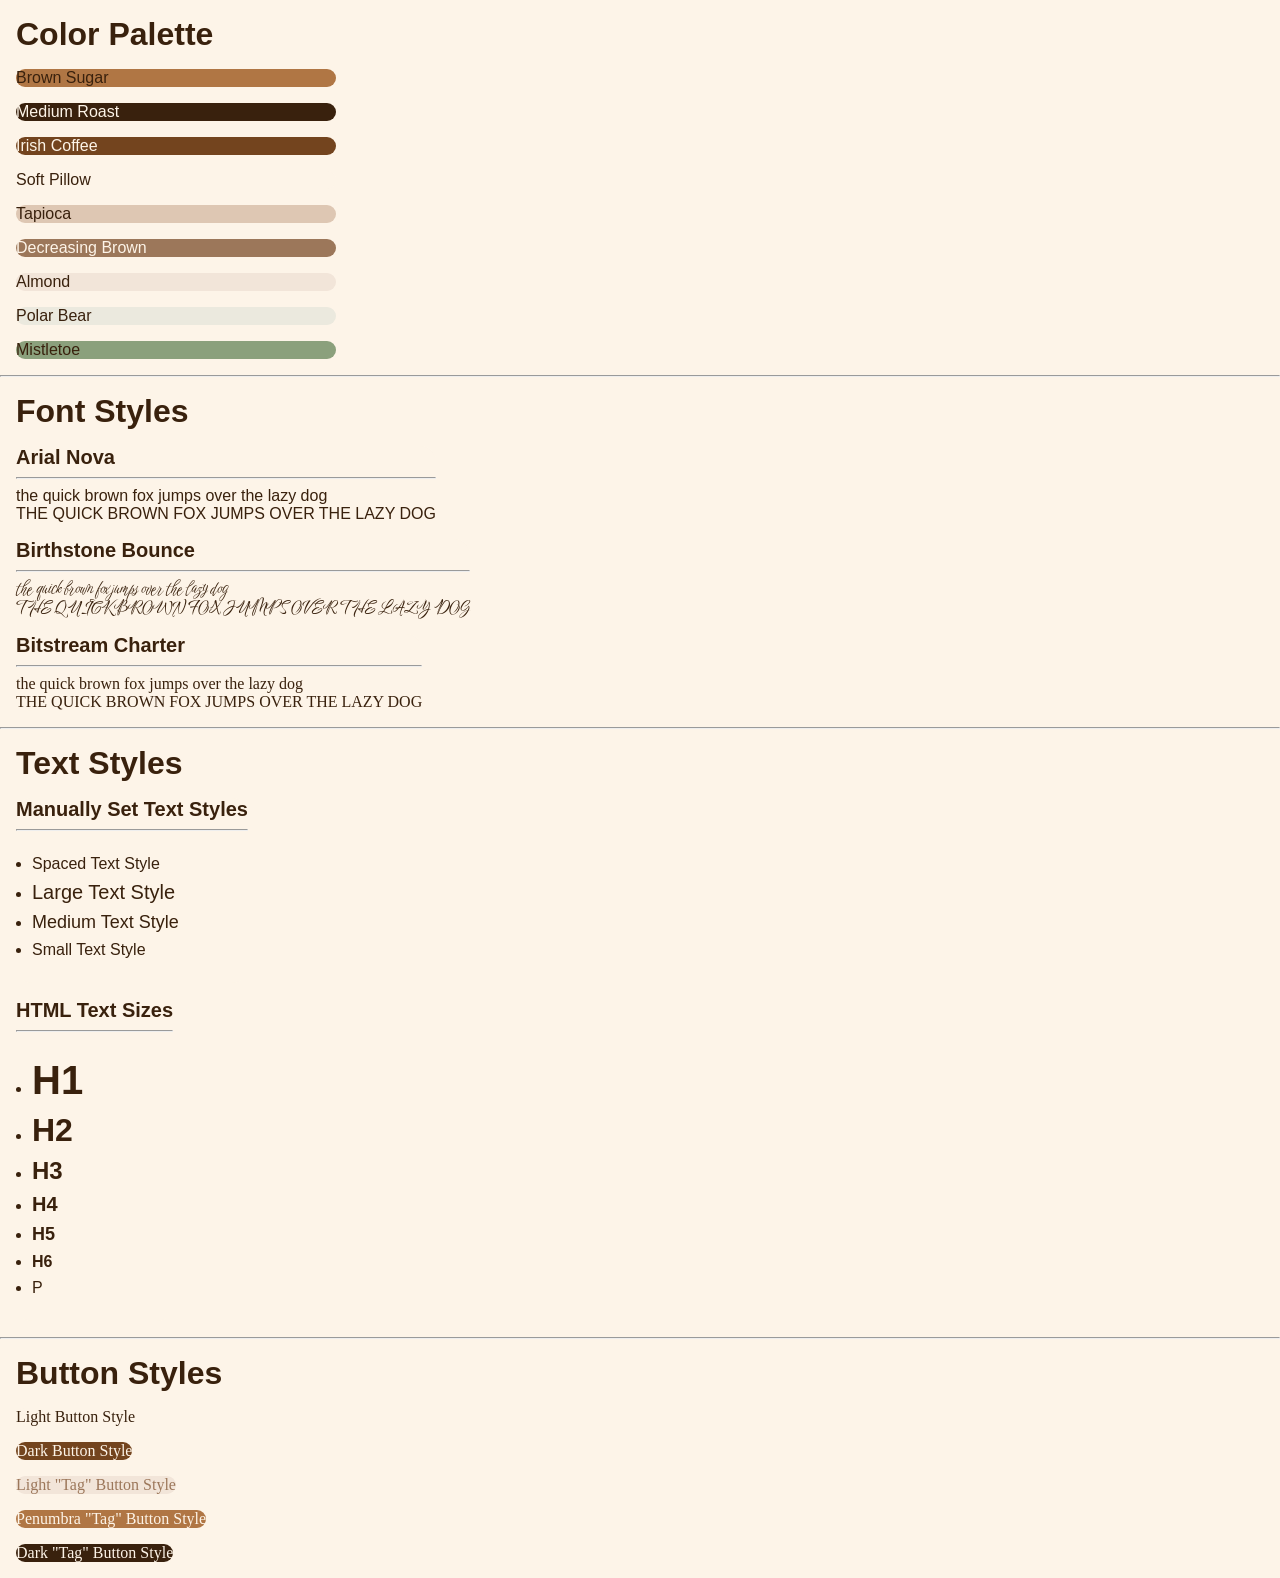
<file: style_sheet_page/index.html>
<!doctype html>
<head>
<meta charset="utf-8"/>
<link rel="stylesheet" href="../assets/global.css">

<!-- Styles specific to HTML view of stylesheet -->
<style>
.stylesheet-display-margin {
  margin: 1rem;
}

  .color-padding-long {
    padding-right: 4rem;
  }
  .title-margin {
    margin-bottom: 8px;
  }
</style>

</head>

<!-- Color palette -->
<body>
<h2 class="stylesheet-display-margin arial-nova">Color Palette</h2>


<div class="brown-sugar-bg fit-content small-padding stylesheet-display-margin min-width-color rounded-corners arial-nova color-padding-long">
  <p>Brown Sugar</p>
</div>

<div class="medium-roast-bg fit-content small-padding stylesheet-display-margin min-width-color rounded-corners arial-nova color-padding-long">
  <p class="soft-pillow">Medium Roast</p>
</div>

<div class="irish-coffee-bg fit-content small-padding stylesheet-display-margin min-width-color rounded-corners arial-nova color-padding-long">
  <p class="soft-pillow">Irish Coffee</p>
</div>

<div class="soft-pillow-bg fit-content small-padding stylesheet-display-margin min-width-color rounded-corners arial-nova color-padding-long">
  <p>Soft Pillow</p>
</div>

<div class="tapioca-bg fit-content small-padding stylesheet-display-margin min-width-color rounded-corners arial-nova color-padding-long">
  <p>Tapioca</p>
</div>

<div class="decreasing-brown-bg fit-content small-padding stylesheet-display-margin min-width-color rounded-corners arial-nova soft-pillow color-padding-long">
  <p>Decreasing Brown</p>
</div>

<div class="almond-bg fit-content small-padding stylesheet-display-margin min-width-color rounded-corners arial-nova color-padding-long">
  <p>Almond</p>
</div>

<div class="polar-bear-bg fit-content small-padding stylesheet-display-margin min-width-color rounded-corners arial-nova color-padding-long">
  <p>Polar Bear</p>
</div>

<div class="mistletoe-bg fit-content small-padding stylesheet-display-margin min-width-color rounded-corners arial-nova soft-pi color-padding-long">
  <p>Mistletoe</p>
</div>

<hr></hr>

<h2 class="stylesheet-display-margin arial-nova">Font Styles</h2>

<div class="flex column soft-pillow-bg fit-content rounded-corners large-padding border stylesheet-display-margin">
<h4 class="arial-nova title-margin">Arial Nova</h4>
  <hr class="border title-margin"></hr>
<p class="arial-nova">the quick brown fox jumps over the lazy dog</p>
<p class="arial-nova">THE QUICK BROWN FOX JUMPS OVER THE LAZY DOG</p>
</div>

<style>
@import url('https://fonts.googleapis.com/css2?family=Birthstone+Bounce:wght@400;500&display=swap');
</style>

<div class="flex column soft-pillow-bg fit-content rounded-corners large-padding border stylesheet-display-margin">
<h4 class="arial-nova title-margin">Birthstone Bounce</h4>
  <hr class="border title-margin"></hr>
<p class="birthstone-bounce">the quick brown fox jumps over the lazy dog</p>
<p class="birthstone-bounce">THE QUICK BROWN FOX JUMPS OVER THE LAZY DOG</p>
</div>

<div class="flex column soft-pillow-bg fit-content rounded-corners large-padding border stylesheet-display-margin">
<h4 class="arial-nova title-margin">Bitstream Charter</h4>
  <hr class="border title-margin"></hr>
<p class="bitstream-charter">the quick brown fox jumps over the lazy dog</p>
<p class="bitstream-charter">THE QUICK BROWN FOX JUMPS OVER THE LAZY DOG</p>
</div>

<hr></hr>

<h2 class="stylesheet-display-margin arial-nova">Text Styles</h2>

<div class="flex column soft-pillow-bg fit-content rounded-corners large-padding border stylesheet-display-margin">
  <h4 class="arial-nova title-margin">Manually Set Text Styles</h4>
  <hr class="border title-margin"></hr>
<ul class="stylesheet-display-margin">
<li><p class="spaced-text arial-nova title-margin"> Spaced Text Style</p></li>
<li><p class="large-text arial-nova title-margin"> Large Text Style</p></li>
<li><p class="medium-text arial-nova title-margin"> Medium Text Style</p></li>
<li><p class="small-text arial-nova title-margin"> Small Text Style</p></li>
</ul>
</div>

<div class="flex column soft-pillow-bg fit-content rounded-corners large-padding border stylesheet-display-margin">
  <h4 class="arial-nova title-margin">HTML Text Sizes</h4>
  <hr class="border title-margin"></hr>
<ul class="stylesheet-display-margin">
  <li><h1 class="arial-nova title-margin">H1</h1></li>
  <li><h2 class="arial-nova title-margin">H2</h2></li>
  <li><h3 class="arial-nova title-margin">H3</h3></li>
  <li><h4 class="arial-nova title-margin">H4</h4></li>
  <li><h5 class="arial-nova title-margin">H5</h5></li>
  <li><h6 class="arial-nova title-margin">H6</h6></li>
  <li><p class="arial-nova title-margin">P</p></li>
</div>

<hr></hr>

<h2 class="stylesheet-display-margin arial-nova">Button Styles</h2>

<div class="flex row soft-pillow-bg fit-content rounded-corners large-padding border stylesheet-display-margin light-button">
  <p>Light Button Style</p>
</div>

<div class="flex row irish-coffee-bg fit-content rounded-corners large-padding soft-pillow stylesheet-display-margin dark-button">
  <p>Dark Button Style</p>
</div>

<div class="flex row almond-bg fit-content circle-corners decreasing-brown stylesheet-display-margin ">
  <p class="no-margin small-padding">Light "Tag" Button Style</p>
</div>

<div class="flex row brown-sugar-bg fit-content circle-corners soft-pillow stylesheet-display-margin ">
  <p class="no-margin small-padding">Penumbra "Tag" Button Style</p>
</div>

<div class="flex row medium-roast-bg fit-content circle-corners soft-pillow stylesheet-display-margin ">
  <p class="no-margin small-padding">Dark "Tag" Button Style</p>
</div>

</body>
</html>
</file>
<file: assets/global.css>
/*===================================================== 
1. LITERAL COLOR TOKENS

This is the actual palette. These will never change meaning, safe to use directly
for anything that should stay the same color regardless of theme.

They're stored as space-separated RGB numbers (i.e 176 118 68). This allows flexible opacity syntax later, like
rgb(var(--mistletoe) / 0.25). 
=====================================================*/

:root {
  /* Light Mode Palette */
  --brown-sugar: 176 118 68;
  --medium-roast: 57 33 13;
  --irish-coffee: 115 68 30;
  --soft-pillow: 253 244 232;
  --tapioca: 222 199 179;
  --decreasing-brown: 156 119 90;
  --almond: 242 229 217;
  --polar-bear: 235 233 222;
  --mistletoe: 139 160 124;
  --statusgreen: 0 128 0;

  /* Dark Mode Palette */
  --obsidian: 18 16 22;
  --charcoal-plum: 28 24 36;
  --midnight-violet: 42 36 56;
  --muted-grape: 68 58 88;
  --dusty-iris: 110 95 138;
  --sugar-plum: 168 142 202;
  --pastel-lavender: 220 206 242;
  --soft-fog: 240 236 248;
  --electric-violet: 190 155 255;
}

/*===================================================== 
2. ROLE-BASED/THEME-AWARE COLOR TOKENS 

These point at different literal color tokens depending on [data-theme]. USE THESE (not the literal classes)
for anything STRUCTURAL; page background, body text, borders, etc. Anything that should flip
when the user toggles light/dark mode.

Default (no data-theme attribute set) = light theme, so site still looks right before JS runs.

Mappings below are a starting point- swap any of the literal tokens based on preference.
=====================================================*/

:root,
[data-theme="light"] {
  /* Page Structure */
  --bg-primary: var(--almond);
  --bg-secondary: var(--tapioca);
  --bg-tertiary: var(--medium-roast);
  --bg-accent: var(--decreasing-brown);
  --bg-highlight: var(--soft-pillow);
  --bg-status: var(--mistletoe);
  --bg-background: var(--soft-pillow);

  /* Typography */
  --text-primary: var(--medium-roast);
  --text-secondary: var(--decreasing-brown);
  --text-tertiary: var(--irish-coffee);
  --text-accent: var(--brown-sugar);
  --text-highlight: var(--soft-pillow);
  --text-footer: var(--tapioca);
  --text-status: var(--statusgreen);

  /* Accents & Highlights */
  --lborder-color: var(--tapioca);
  --dborder-color: var(--medium-roast);
}

[data-theme="dark"] {
  /* Page Structure */
  --bg-primary: var(--charcoal-plum);
  --bg-secondary: var(--charcoal-plum);
  --bg-tertiary: var(--pastel-lavender);
  --bg-accent: var(--sugar-plum);
  --bg-highlight: var(--charcoal-plum);
  --bg-background: var(--obsidian);

  /* Typography */
  --text-primary: var(--soft-fog);
  --text-secondary: var(--pastel-lavender);
  --text-tertiary: var(--sugar-plum);
  --text-accent: var(--obsidian);
  --text-highlight: var(--obsidian);

  /* Accents & Highlights */
  --lborder-color: var(--charcoal-plum);
  --dborder-color: var(--sugar-plum);
}

/*=====================================================
3. SYSTEM DESIGN TOKENS

All non-color design values live here in :root.
If a value here is changed, it'll update across the site.
=====================================================*/

:root {
  /* Font Stacks */

  --font-sans: Inter, Roboto, 'Helvetica Neue', 'Arial Nova', 'Nimbus Sans', Arial, sans-serif;
  --font-display: 'Birthstone Bounce', cursive;
  --font-serif: Charter, 'Bitstream Charter', 'Sitka Text', Cambria, serif;

  /* Type Scale */

  --text-xs: 0.875rem;
  --text-sm: 1rem; 
  --text-md: 1.125rem;
  --text-lg: 1.25rem;
  --text-xl: 1.5rem;
  --text-2xl: 2rem;
  --text-3xl:2.5rem;
  
  /* Line Heights */

  --lh-tight: 1.2;
  --lh-normal: 1.5;
  --lh-wide: 1.8;

  /* Letter Spacing */

  --tracking-tight: -0.05em;
  --tracking-wide: 0.2em;

  /* Font Weights */

  --fw-thin: 100;
  --fw-normal: 400;
  --fw-bold: 700;

  /* Spacing Scale (Padding/Margins/Gaps) */

  --space-3xs: 0.125rem; /* 2px */
  --space-2xs: 0.25rem; /* 4px */
  --space-xs: 0.5rem; /* 8px */
  --space-sm: 0.75rem; /* 12px */
  --space-md: 1rem; /* 16px - BASE UNIT */
  --space-lg: 1.5rem; /* 24px */
  --space-xl: 2rem; /* 32px */
  --space-2xl: 3rem; /* 48px */
  --space-3xl: 4.5rem; /* 72px */
  --space-4xl: 6rem; /* 96px */

  /* Component Dimensions & Borders */

  --radius-sm: 0.5rem;
  --radius-md: 1rem;
  --radius-lg: 2rem;
  --radius-full: 50%;
  
  --border-width-sm: 0.050rem;
  --border-width-std: 0.075rem;
  --icon-size-std: 1rem;

  --min-card-width:20rem;
}

/*=====================================================
4. HTML ROLE-BASED TOKENS
=====================================================*/

/* Modern Reset */
*,
*::before,
*::after {
  box-sizing: border-box;
  margin: 0;
  padding: 0;
}

body {
  /* FIXED: 100vw/100vh includes width of vertical scrollbar, can make body/canvas stretch wider than actual element viewport*/
  width: 100%;
  min-height: 100vh;
  overflow-x: hidden;
  background-color: transparent;
  color: rgb(var(--text-primary));
}

html {
  background-color: rgb(var(--soft-pillow)); /* Light theme default background fallback */
}

[data-theme="dark"] {
  background-color: rgb(var(--obsidian)); /* Dark theme default background fallback*/
}

canvas { /*=====================================================TO DO: EXAMINE IF NECESSARY FOR MULTIPLE PARAMETERS*/
  display: block;
  position: fixed; /* Fixed: changed from absolute so it covers the screen during scoll*/
  top: -10px;
  left: -10px;
  width: calc(100% + 20px); /* FIXED: 100vw/100vh includes width of vertical scrollbar, can make body/canvas stretch wider than actual element viewport*/
  height: calc(100% + 20px); /* FIXED: 100vw/100vh includes width of vertical scrollbar, can make body/canvas stretch wider than actual element viewport*/
  z-index: -1;
  pointer-events: none;
  filter: blur(1px);
}

svg { /*=====================================================TO DO: EXAMINE IF NECESSARY FOR MULTIPLE PARAMETERS*/
  width:var(--icon-size-std);
  height: auto;
  max-width: 100%;
}

.avatar-circle { /*=====================================================TO DO: EXAMINE IF NECESSARY FOR MULTIPLE PARAMETERS*/
  border-radius: var(--radius-full);
  object-fit: cover;
  aspect-ratio: 1 / 1;
  width: 150px;
  height: 150px;
  flex-shrink: 0; /* Prevents hero flex container from shrinking image */
}

button {
  all: unset;
  cursor: pointer;
}

button:focus-visible {
  outline: 2px solid rgb(var(--text-accent));
  outline-offset: 2px;
}

header nav {
  min-height: 2.5rem;
}

header nav a,
#theme-toggle-btn {
  display: inline-flex;
  align-items: center;
  height: 2.5rem;
  line-height: 1;
}

/*===================================================== 
5. THEMED ROLE UTILITIES

Use these for page structure so theme toggling works automatically.
=====================================================*/

.bg-primary { 
  background-color: rgb(var(--bg-primary)); 
  --active-color: var(--bg-primary);
}

.bg-secondary { 
  background-color: rgb(var(--bg-secondary)); 
  --active-color: var(--bg-secondary); /* Fixed: Was mistakenly --bg-primary */
}

.bg-accent { 
  background-color: rgb(var(--bg-accent)); 
  --active-color: var(--bg-accent);
}

.bg-tertiary { 
  background-color: rgb(var(--bg-tertiary)); 
  --active-color: var(--bg-tertiary);
}
  
.bg-highlight { 
  background-color: rgb(var(--bg-highlight)); 
  --active-color: var(--bg-highlight);
}

.bg-status { 
  background-color: rgb(var(--bg-status)); 
  --active-color: var(--bg-status);
}

/* Created as a fallback if canvas generation fails */
.bg-background {
  background-color: rgb(var(--bg-background));
  --active-color: var(--bg-background);
}

.text-primary { color: rgb(var(--text-primary)); }
.text-secondary { color: rgb(var(--text-secondary)); }
.text-tertiary { color: rgb(var(--text-tertiary)); }
.text-accent { color: rgb(var(--text-accent)); }
.text-highlight { color: rgb(var(--text-highlight)); }
.text-footer { color: rgb(var(--text-footer)); }
.text-status { color: rgb(var(--text-status)); }

/*=====================================================
6. COLOR PALETTE - LITERAL UTILITY CLASSES 

Fixed colors unaffected by theme.
=====================================================*/

/* Brown Sugar */

.brown-sugar { color: rgb(var(--brown-sugar)); }
.brown-sugar-bg { 
  background-color: rgb(var(--brown-sugar)); 
  --active-color: var(--brown-sugar);
}

/* Medium Roast */

.medium-roast { color: rgb(var(--medium-roast)); }
.medium-roast-bg { 
  background-color: rgb(var(--medium-roast)); 
  --active-color: var(--medium-roast);
}

/* Irish Coffee */

.irish-coffee { color: rgb(var(--irish-coffee)); }
.irish-coffee-bg { 
  background-color: rgb(var(--irish-coffee)); 
  --active-color: var(--irish-coffee);
}

/* Soft Pillow */

.soft-pillow { color: rgb(var(--soft-pillow)); }
.soft-pillow-bg { 
  background-color: rgb(var(--soft-pillow)); 
  --active-color: var(--soft-pillow);
}

/* Tapioca */

.tapioca { color: rgb(var(--tapioca)); }
.tapioca-bg { 
  background-color: rgb(var(--tapioca)); 
  --active-color: var(--tapioca);
}

/* Decreasing Brown */

.decreasing-brown { color: rgb(var(--decreasing-brown)); }
.decreasing-brown-bg { 
  background-color: rgb(var(--decreasing-brown)); 
  --active-color: var(--decreasing-brown);
}

/* Almond */

.almond { color: rgb(var(--almond)); }
.almond-bg { 
  background-color: rgb(var(--almond)); 
  --active-color: var(--almond);
}

/* Polar Bear */

.polar-bear { color: rgb(var(--polar-bear)); }
.polar-bear-bg { 
  background-color: rgb(var(--polar-bear)); 
  --active-color: var(--polar-bear);
}

/* Mistletoe */

.mistletoe { color: rgb(var(--mistletoe)); }
.mistletoe-bg { 
  background-color: rgb(var(--mistletoe)); 
  --active-color: var(--mistletoe);
}

/* =====================================================
7. UNIVERSAL ALPHA MODIFIERS

Combine these with ANY -bg class above, or role-based bg class.
===================================================== */

.bg-alpha-90 { background-color: rgb(var(--active-color) / 0.90); }
.bg-alpha-75 { background-color: rgb(var(--active-color) / 0.75); }
.bg-alpha-50 { background-color: rgb(var(--active-color) / 0.50); }
.bg-alpha-25 { background-color: rgb(var(--active-color) / 0.25); }

/* =====================================================
8. TYPOGRAPH UTILITIES 
===================================================== */

/* Font Families */

.arial-nova { font-family: var(--font-sans); }
.birthstone-bounce { font-family: var(--font-display); }
.bitstream-charter { font-family: var(--font-serif); }

/* Headings (linked directly to Type Scale tokens) */

h1 { font-size: var(--text-3xl); }
h2 { font-size: var(--text-2xl); }
h3 { font-size: var(--text-xl); }
h4 { font-size: var(--text-lg); }
h5 { font-size: var(--text-md); }
h6 { font-size: var(--text-sm); }

/* Utility Text Classes */

.xsmall-text { font-size: var(--text-xs); }
.small-text { font-size: var(--text-sm); }
.medium-text { font-size: var(--text-md); }
.large-text { font-size: var(--text-lg); }
.xlarge-text { font-size: var(--text-xl); }

/* Line Heights */

.small-line-height { line-height: var(--lh-tight); }
.medium-line-height { line-height: var(--lh-normal); } 
.large-line-height { line-height: var(--lh-wide); }

/* Letter Spacing */

.small-spaced-text {letter-spacing: var(--tracking-tight);}
.large-spaced-text {letter-spacing: var(--tracking-wide);}

/* Font Weights */

.thin-weight {font-weight: var(--fw-thin);}
.normal-weight {font-weight: var(--fw-normal);}
.bold-weight {font-weight: var(--fw-bold);}

/* Text Alignment & Decoration */

.text-align-center { text-align: center; }
.no-text-decoration { text-decoration: none; }

/* =====================================================
9. LAYOUT, BOX MODEL & SPACING
===================================================== */

/* Page Grid Layout */

.grid-container { /*=====================================================TO DO: EXAMINE IF NECESSARY FOR MULTIPLE PARAMETERS*/
  display: grid;
  grid-template-rows: auto 1fr auto;
  min-height: 100dvh;
}

/* Flexbox Helpers */

.block {display: block;}
.flex {display: flex;}

.row {flex-direction: row;}
.column {flex-direction: column;}

.fit-content {width: fit-content;}

.space-between {justify-content: space-between;}
.space-evenly {justify-content: space-evenly;}
.justify-center {justify-content: center;}

.alignc-center { align-content: center;}
.aligni-center { align-items: center; }

/* Flex & Grid Gaps */
.gap-2xs { gap: var(--space-2xs); }
.gap-xs { gap: var(--space-xs); }
.gap-sm { gap: var(--space-sm); }
.gap-md { gap: var(--space-md); }
.gap-lg { gap: var(--space-lg); }
.gap-xl { gap: var(--space-xl); }
.gap-2xl { gap: var(--space-2xl); }

/* Border & Radius Utilities */

.lborder { border: var(--border-width-std, 0.075rem) solid rgb(var(--lborder-color)); }
.dborder { border: var(--border-width-std, 0.075rem) solid rgb(var(--dborder-color)); }

.lborder-t { border-top: var(--border-width-sm, 0.050rem) solid rgb(var(--lborder-color)); }
.lborder-b { border-bottom: var(--border-width-sm, 0.050rem) solid rgb(var(--lborder-color)); }

.dborder-t { border-top: var(--border-width-sm, 0.050rem) solid rgb(var(--dborder-color)); }
.dborder-b { border-bottom: var(--border-width-sm, 0.050rem) solid rgb(var(--dborder-color)); }

.bevel-corners { border-radius: var(--radius-sm); }
.rounded-corners { border-radius: var(--radius-md); }
.circle-corners { border-radius: var(--radius-lg); }

/* Padding Utilities */

.p-2xs { padding: var(--space-2xs); }
.p-xs { padding: var(--space-xs); }
.p-sm { padding: var(--space-sm); }
.p-md { padding: var(--space-md); }
.p-lg { padding: var(--space-lg); }
.p-xl { padding: var(--space-xl); }
.p-2xl { padding: var(--space-2xl); }
.p-3xl { padding: var(--space-3xl); }
.p-4xl { padding: var(--space-4xl); }

.px-xs { padding-inline: var(--space-xs); }
.px-sm { padding-inline: var(--space-sm); }
.px-md { padding-inline: var(--space-md); }
.px-lg { padding-inline: var(--space-lg); }
.px-xl { padding-inline: var(--space-xl); }
.px-2xl { padding-inline: var(--space-2xl); }
.px-3xl { padding-inline: var(--space-3xl); }
.px-4xl { padding-inline: var(--space-4xl); }

.py-2xs { padding-block: var(--space-2xs); }
.py-xs { padding-block: var(--space-xs); }
.py-sm { padding-block: var(--space-sm); }
.py-md { padding-block: var(--space-md); }
.py-lg { padding-block: var(--space-lg); }
.py-xl { padding-block: var(--space-xl); }
.py-2xl { padding-block: var(--space-2xl); }
.py-3xl { padding-block: var(--space-3xl); }
.py-4xl { padding-block: var(--space-4xl); }

/* Margin Utilities */

.my-xs { margin-block: var(--space-xs); }
.my-sm { margin-block: var(--space-sm); }
.my-md { margin-block: var(--space-md); }
.my-lg { margin-block: var(--space-lg); }
.my-xl { margin-block: var(--space-xl); }
.m-none { margin: 0; }
.m-auto { margin-inline: auto;}

.min-width-color { min-width: var(--min-card-width); }

/* =====================================================
10. SPECIFIC ELEMENT DEFAULTS & BREAKOUTS
===================================================== */

.svg-gap {gap: var(--space-sm);}

/* Frosted Glass Effect */
.glass {
  /*Blurs the canvas/content underneath element*/
  backdrop-filter: blur(12px);
  -webkit-backdrop-filter: blur(12px);
  box-shadow: 0 4px 20px rgb(0 0 0 / 0.05);
}

/* =====================================================
11. WEB COMPONENT SKELETONS GUARDS
===================================================== */

/* Force custom tags to act as block-level inline elements immediately*/
/* Ensure defined custom elements retain baseline display dimensions */
h1, .birthstone-bounce {
  font-family: 'Birthstone Bounce', cursive, sans-serif;
  line-height: 1.2; /* Lock vertical height */
}

content-box,
desc-button,
tag-box {
  display: inline-block;
  box-sizing: border-box;
  vertical-align: middle;
  contain: layout style; /* Prevents internal layout shifts from leaking out */
}

content-box {
  min-width: 7.5rem;
  min-height: 2.5rem;
}

tag-box {
  min-width: 10.5rem;
  min-height: 1.75rem;
}

desc-button {
  display: block;
  width: 100%;
  min-height: 5.5rem;
}

/* Un-defined state prevention */
content-box:not(:defined),
desc-button:not(:defined),
tag-box:not(:defined) {
  opacity:0
}

/* Defined state */
content-box:defined,
desc-button:defined,
tag-box:defined {
  opacity: 1;
}

/* Structural page fade-in */
header,
main,
footer {
  opacity: 0;
  transform: translateY(-28px);
  will-change: opacity, transform;
  animation: slideFadeDown 1.2s cubic-bezier(0.22, 1, 0.36, 1) forwards;
}

/* Staggered start times */
header { animation-delay: 0.1s; }
main   { animation-delay: 0.25s; }
footer { animation-delay: 0.4s; }

/* Keyframes */
@keyframes slideFadeDown {
  0% {
    opacity: 0;
    transform: translateY(-28px);
  }
  100% {
    opacity: 1;
    transform: translateY(0);
  }
}

/* =====================================================
12. MEDIA BREAKPOINTS
===================================================== */

/* Desktop screens enforced locked single-page fit */
@media only screen and (min-width: 1025px) and (min-height: 800px) {
  html, body {
    overflow: hidden; /* Locks scrollbars on large screens if everything fits*/
  }
}

/* Laptops and smaller screens where content needs to scroll */
@media only screen and (max-width: 1200px), (max-height: 799px) {
  html, body {
    overflow-y: auto !important; /* Re-enables scrollbar */
    overflow-x: hidden;
  }

  /* Reduce heavy container padding so content fits comfortably */
  main {
    padding-inline: var(--space-2xl) !important; /* Drops px-4xl (6rem) down to 3rem*/
  }
}

/* Tablet & smaller laptop screens (max-width: 900px)*/
@media only screen and (max-width: 900px) {
  main {
    padding-inline: var(--space-lg) !important;
  }

  /* Stack the main hero section image and text vertically */
  main > section > section.flex.row {
    flex-direction: column !important;
    align-items: center;
    text-align: center;
  }

  /* Center alignment for stacked hero elements */
  main > section > section.flex.row .avatar-circle {
    margin-bottom: var(--space-md);
  }

  /* Stack the three EXPLORE desc buttons vertically */
  #explore-nav,
  main section nav.flex.space-between {
    flex-direction: column !important;
    gap: var(--space-md);
  }

  desc-button {
    width: 100% !important;
  }
}

/* Mobile screens (max-width: 600px)*/
@media only screen and (max-width: 600px) {
  main {
    padding-inline: var(--space-md) !important;
    padding-block: var(--space-md) !important;
  }

  header {
    flex-direction: column;
    gap: var(--space-sm);
    padding: var(--space-sm) !important;
  }

  header nav {
    flex-wrap: wrap;
    justify-content: center;
  }
}
</file>
